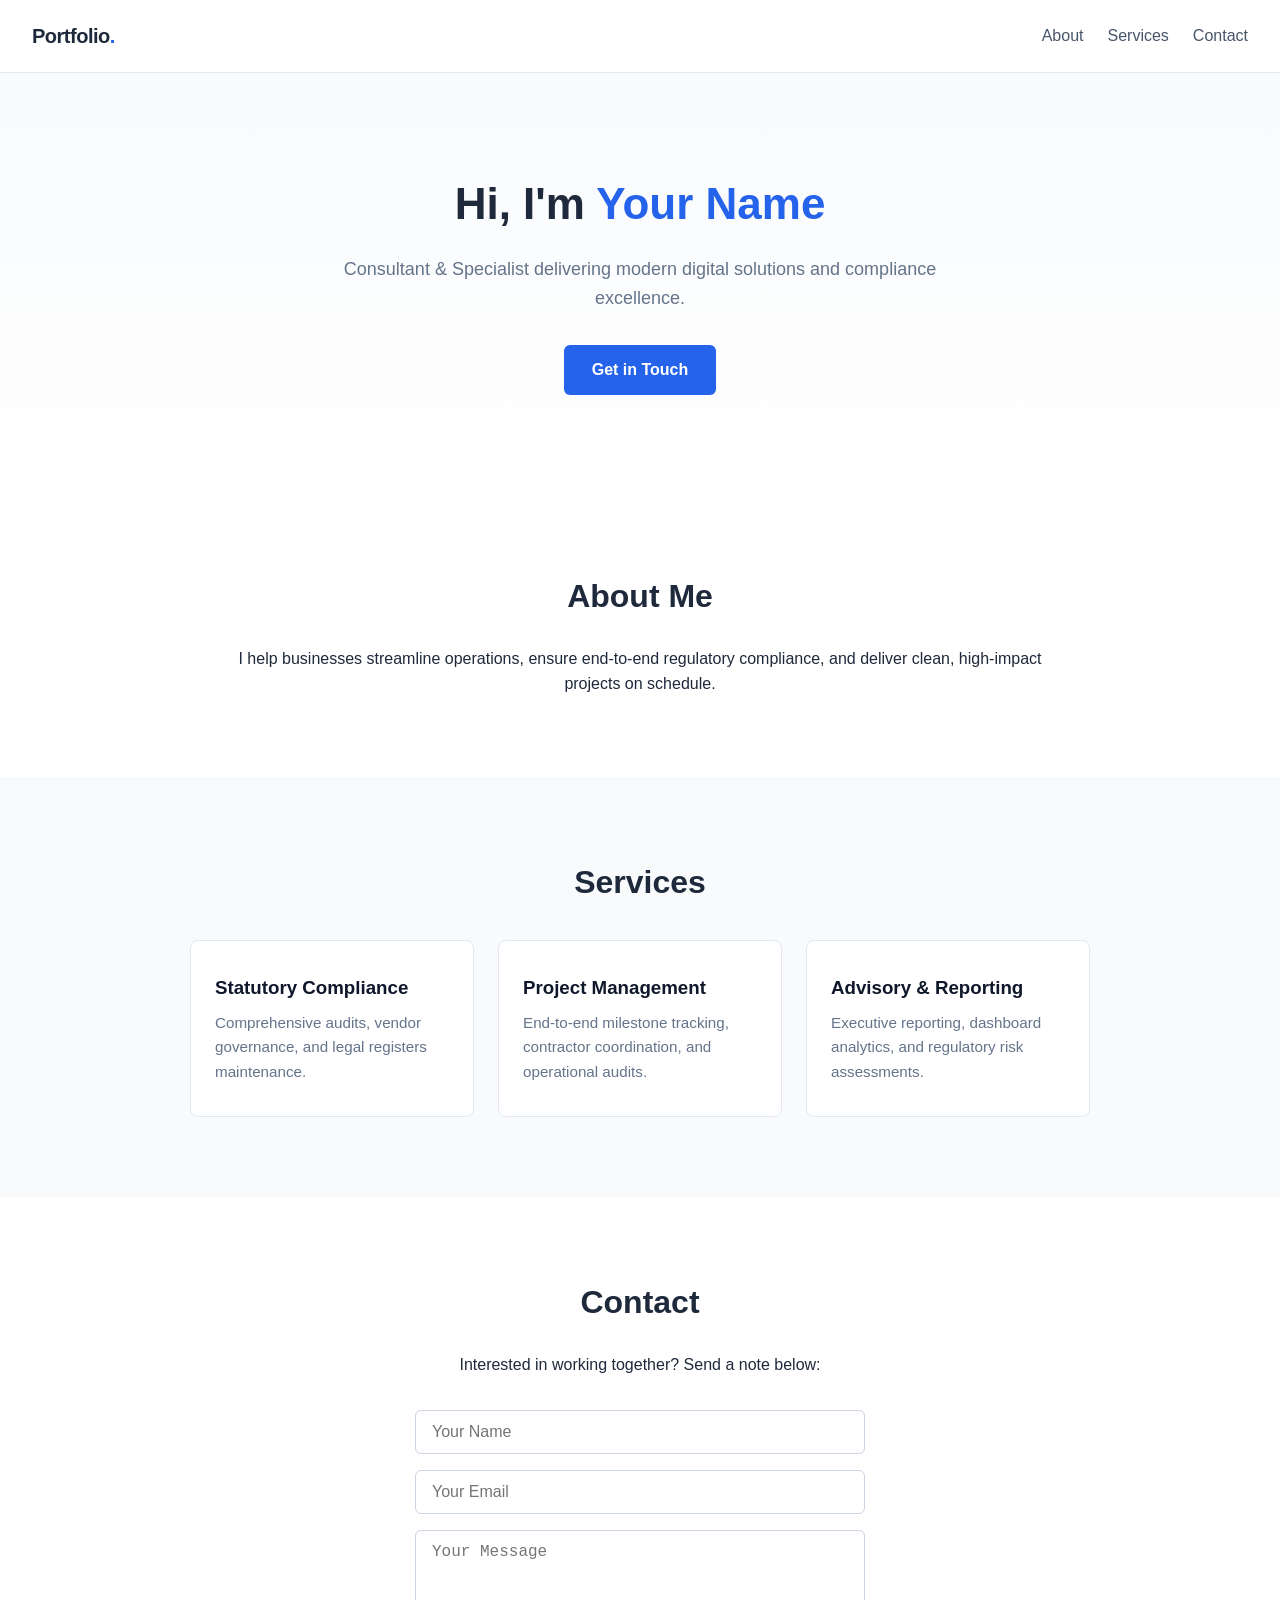
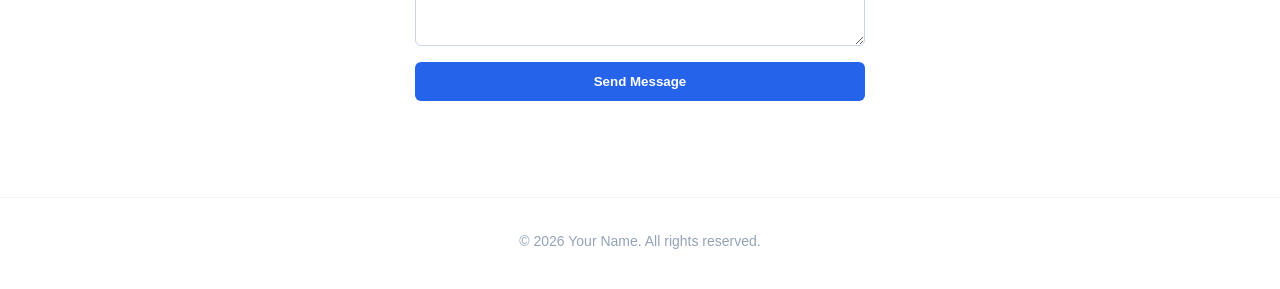
<file: index.html>
<!DOCTYPE html>
<html lang="en">
<head>
  <meta charset="UTF-8" />
  <meta name="viewport" content="width=device-width, initial-scale=1.0" />
  <title>My Portfolio & Services</title>
  <link rel="stylesheet" href="style.css" />
</head>
<body>

  <!-- Navigation -->
  <nav class="navbar">
    <div class="logo">Portfolio<span>.</span></div>
    <ul class="nav-links">
      <li><a href="#about">About</a></li>
      <li><a href="#services">Services</a></li>
      <li><a href="#contact">Contact</a></li>
    </ul>
  </nav>

  <!-- Hero Section -->
  <header class="hero">
    <div class="hero-content">
      <h1>Hi, I'm <span class="highlight">Your Name</span></h1>
      <p>Consultant & Specialist delivering modern digital solutions and compliance excellence.</p>
      <a href="#contact" class="btn">Get in Touch</a>
    </div>
  </header>

  <!-- About Section -->
  <section id="about" class="section">
    <h2>About Me</h2>
    <p>
      I help businesses streamline operations, ensure end-to-end regulatory compliance, 
      and deliver clean, high-impact projects on schedule.
    </p>
  </section>

  <!-- Services Section -->
  <section id="services" class="section bg-light">
    <h2>Services</h2>
    <div class="card-grid">
      <div class="card">
        <h3>Statutory Compliance</h3>
        <p>Comprehensive audits, vendor governance, and legal registers maintenance.</p>
      </div>
      <div class="card">
        <h3>Project Management</h3>
        <p>End-to-end milestone tracking, contractor coordination, and operational audits.</p>
      </div>
      <div class="card">
        <h3>Advisory & Reporting</h3>
        <p>Executive reporting, dashboard analytics, and regulatory risk assessments.</p>
      </div>
    </div>
  </section>

  <!-- Contact Section -->
  <section id="contact" class="section">
    <h2>Contact</h2>
    <p>Interested in working together? Send a note below:</p>
    <form class="contact-form" id="contactForm">
      <input type="text" id="name" placeholder="Your Name" required />
      <input type="email" id="email" placeholder="Your Email" required />
      <textarea id="message" rows="5" placeholder="Your Message" required></textarea>
      <button type="submit" class="btn">Send Message</button>
    </form>
    <p id="formFeedback" class="feedback-msg"></p>
  </section>

  <!-- Footer -->
  <footer>
    <p>&copy; 2026 Your Name. All rights reserved.</p>
  </footer>

  <script src="script.js"></script>
</body>
</html>
</file>
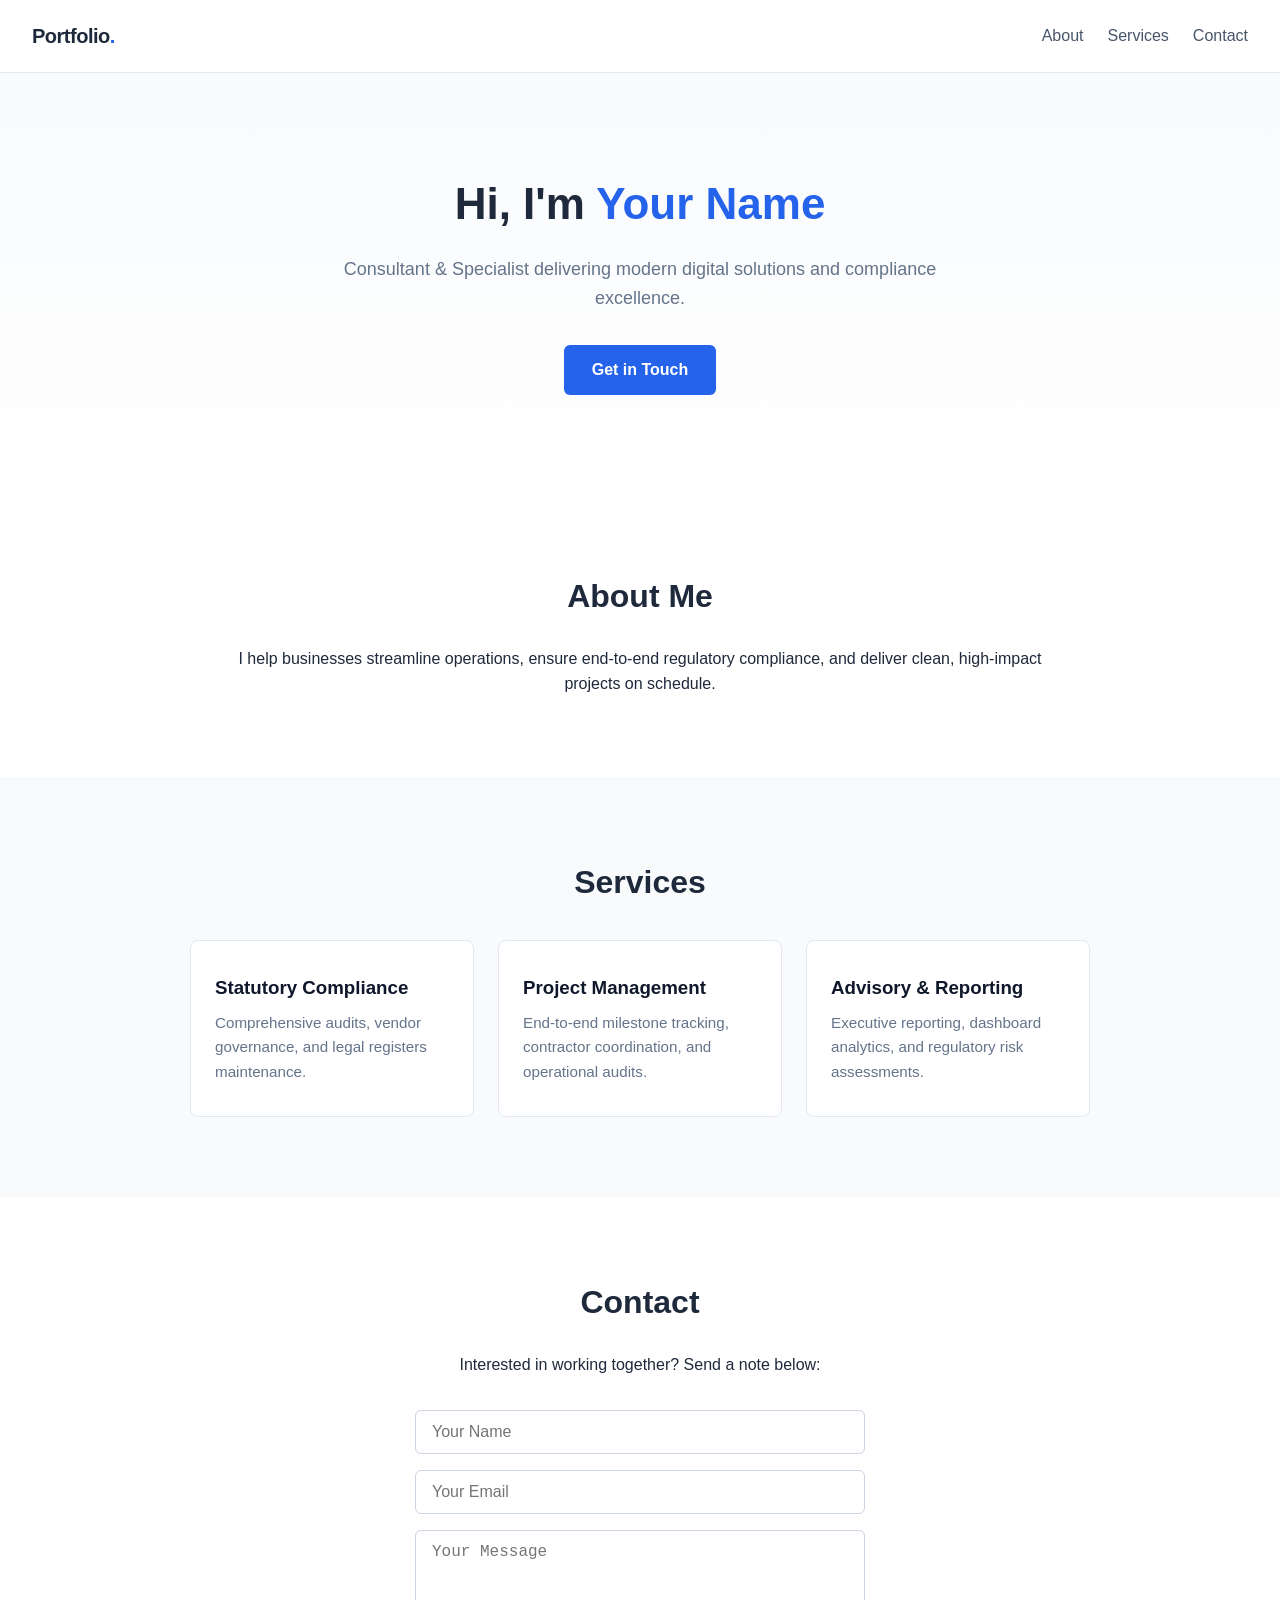
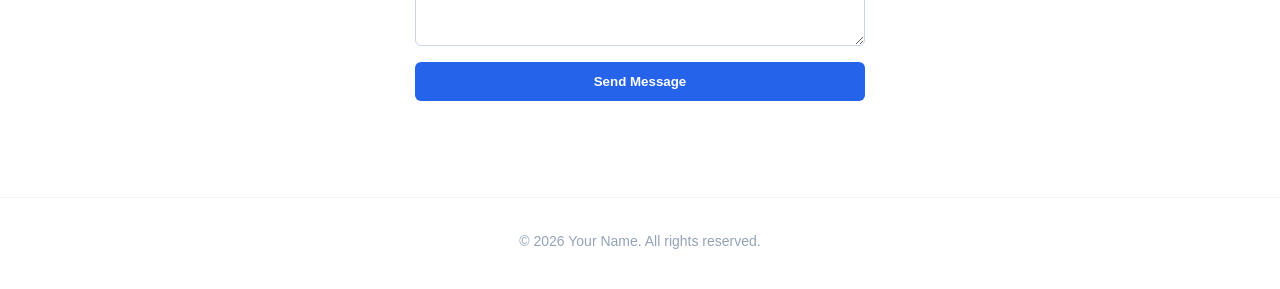
<file: index.html.html>
<!DOCTYPE html>
<html lang="en">
<head>
  <meta charset="UTF-8" />
  <meta name="viewport" content="width=device-width, initial-scale=1.0" />
  <title>My Portfolio & Services</title>
  <link rel="stylesheet" href="style.css" />
</head>
<body>

  <!-- Navigation -->
  <nav class="navbar">
    <div class="logo">Portfolio<span>.</span></div>
    <ul class="nav-links">
      <li><a href="#about">About</a></li>
      <li><a href="#services">Services</a></li>
      <li><a href="#contact">Contact</a></li>
    </ul>
  </nav>

  <!-- Hero Section -->
  <header class="hero">
    <div class="hero-content">
      <h1>Hi, I'm <span class="highlight">Your Name</span></h1>
      <p>Consultant & Specialist delivering modern digital solutions and compliance excellence.</p>
      <a href="#contact" class="btn">Get in Touch</a>
    </div>
  </header>

  <!-- About Section -->
  <section id="about" class="section">
    <h2>About Me</h2>
    <p>
      I help businesses streamline operations, ensure end-to-end regulatory compliance, 
      and deliver clean, high-impact projects on schedule.
    </p>
  </section>

  <!-- Services Section -->
  <section id="services" class="section bg-light">
    <h2>Services</h2>
    <div class="card-grid">
      <div class="card">
        <h3>Statutory Compliance</h3>
        <p>Comprehensive audits, vendor governance, and legal registers maintenance.</p>
      </div>
      <div class="card">
        <h3>Project Management</h3>
        <p>End-to-end milestone tracking, contractor coordination, and operational audits.</p>
      </div>
      <div class="card">
        <h3>Advisory & Reporting</h3>
        <p>Executive reporting, dashboard analytics, and regulatory risk assessments.</p>
      </div>
    </div>
  </section>

  <!-- Contact Section -->
  <section id="contact" class="section">
    <h2>Contact</h2>
    <p>Interested in working together? Send a note below:</p>
    <form class="contact-form" id="contactForm">
      <input type="text" id="name" placeholder="Your Name" required />
      <input type="email" id="email" placeholder="Your Email" required />
      <textarea id="message" rows="5" placeholder="Your Message" required></textarea>
      <button type="submit" class="btn">Send Message</button>
    </form>
    <p id="formFeedback" class="feedback-msg"></p>
  </section>

  <!-- Footer -->
  <footer>
    <p>&copy; 2026 Your Name. All rights reserved.</p>
  </footer>

  <script src="script.js"></script>
</body>
</html>
</file>
<file: style.css>
* {
  margin: 0;
  padding: 0;
  box-sizing: border-box;
}

body {
  font-family: -apple-system, BlinkMacSystemFont, "Segoe UI", Roboto, sans-serif;
  color: #1e293b;
  background-color: #ffffff;
  line-height: 1.6;
}

/* Navbar */
.navbar {
  display: flex;
  justify-content: space-between;
  align-items: center;
  padding: 1.25rem 2rem;
  background: #ffffff;
  border-bottom: 1px solid #e2e8f0;
  position: sticky;
  top: 0;
  z-index: 100;
}

.logo {
  font-size: 1.25rem;
  font-weight: 700;
  letter-spacing: -0.5px;
}

.logo span {
  color: #2563eb;
}

.nav-links {
  display: flex;
  list-style: none;
  gap: 1.5rem;
}

.nav-links a {
  text-decoration: none;
  color: #475569;
  font-weight: 500;
  transition: color 0.2s;
}

.nav-links a:hover {
  color: #2563eb;
}

/* Hero Section */
.hero {
  display: flex;
  align-items: center;
  justify-content: center;
  text-align: center;
  padding: 6rem 1.5rem;
  background: linear-gradient(180deg, #f8fafc 0%, #ffffff 100%);
}

.hero h1 {
  font-size: 2.75rem;
  margin-bottom: 1rem;
}

.highlight {
  color: #2563eb;
}

.hero p {
  font-size: 1.125rem;
  color: #64748b;
  max-width: 600px;
  margin: 0 auto 2rem;
}

.btn {
  display: inline-block;
  background-color: #2563eb;
  color: #ffffff;
  padding: 0.75rem 1.75rem;
  border-radius: 6px;
  text-decoration: none;
  font-weight: 600;
  border: none;
  cursor: pointer;
  transition: background-color 0.2s;
}

.btn:hover {
  background-color: #1d4ed8;
}

/* Sections */
.section {
  padding: 5rem 1.5rem;
  max-width: 900px;
  margin: 0 auto;
  text-align: center;
}

.section h2 {
  font-size: 2rem;
  margin-bottom: 1.5rem;
}

.bg-light {
  background-color: #f8fafc;
  max-width: 100%;
}

/* Services Cards */
.card-grid {
  display: grid;
  grid-template-columns: repeat(auto-fit, minmax(240px, 1fr));
  gap: 1.5rem;
  max-width: 900px;
  margin: 2rem auto 0;
}

.card {
  background: #ffffff;
  padding: 2rem 1.5rem;
  border-radius: 8px;
  border: 1px solid #e2e8f0;
  text-align: left;
}

.card h3 {
  margin-bottom: 0.5rem;
  color: #0f172a;
}

.card p {
  color: #64748b;
  font-size: 0.95rem;
}

/* Contact Form */
.contact-form {
  display: flex;
  flex-direction: column;
  gap: 1rem;
  max-width: 450px;
  margin: 2rem auto 0;
}

.contact-form input,
.contact-form textarea {
  width: 100%;
  padding: 0.75rem 1rem;
  border: 1px solid #cbd5e1;
  border-radius: 6px;
  font-size: 1rem;
  outline: none;
}

.contact-form input:focus,
.contact-form textarea:focus {
  border-color: #2563eb;
}

.feedback-msg {
  margin-top: 1rem;
  font-weight: 500;
  color: #16a34a;
}

/* Footer */
footer {
  padding: 2rem;
  text-align: center;
  color: #94a3b8;
  font-size: 0.875rem;
  border-top: 1px solid #f1f5f9;
}
</file>
